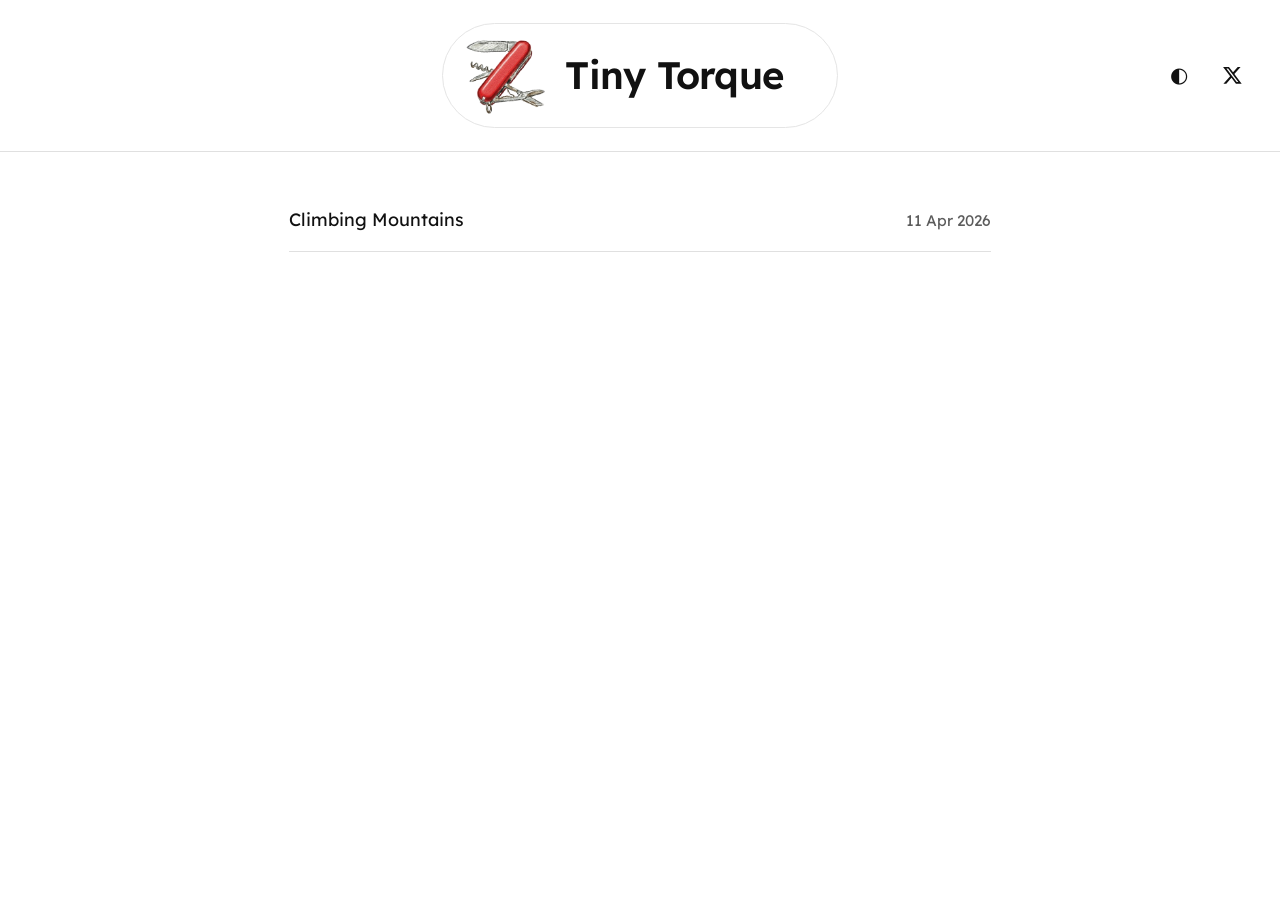
<file: index.html>
<!DOCTYPE html>
<html lang="en">
  <head>
    <meta charset="utf-8" />
    <meta name="viewport" content="width=device-width, initial-scale=1" />
    <title>Tiny Torque</title>
    <meta name="description" content="Blank white. No noise. The writing is the only thing that matters." />
    <link rel="preconnect" href="https://fonts.googleapis.com" />
    <link rel="preconnect" href="https://fonts.gstatic.com" crossorigin />
    <link
      href="https://fonts.googleapis.com/css2?family=Lexend:wght@300;400;500;600&display=swap"
      rel="stylesheet"
    />
    <link rel="stylesheet" href="style.css" />
  </head>
  <body>
    <header class="site-header">
      <div class="header-spacer" aria-hidden="true"></div>
      <a href="index.html" class="brand">
        <img src="logo.png" alt="" width="76" height="76" />
        Tiny Torque
      </a>
      <div class="header-actions">
        <button type="button" class="theme-toggle" aria-label="Toggle theme">◐</button>
        <a
          href="https://x.com/tiny_torque"
          class="icon-link"
          aria-label="Tiny Torque on X"
          rel="me noopener noreferrer"
          target="_blank"
        >
          <svg viewBox="0 0 24 24" aria-hidden="true">
            <path
              d="M18.244 2.25h3.308l-7.227 8.26 8.502 11.24H16.17l-5.214-6.817L4.99 21.75H1.68l7.73-8.835L1.254 2.25H8.08l4.713 6.231zm-1.161 17.52h1.833L7.084 4.126H5.117z"
            />
          </svg>
        </a>
      </div>
    </header>

    <main>
      <ul class="post-list">
        <li>
          <div class="post-row">
            <a href="posts/climbing-mountains.html">Climbing Mountains</a>
            <time datetime="2026-04-11">11 Apr 2026</time>
          </div>
        </li>
      </ul>
    </main>

    <script src="script.js"></script>
  </body>
</html>
</file>
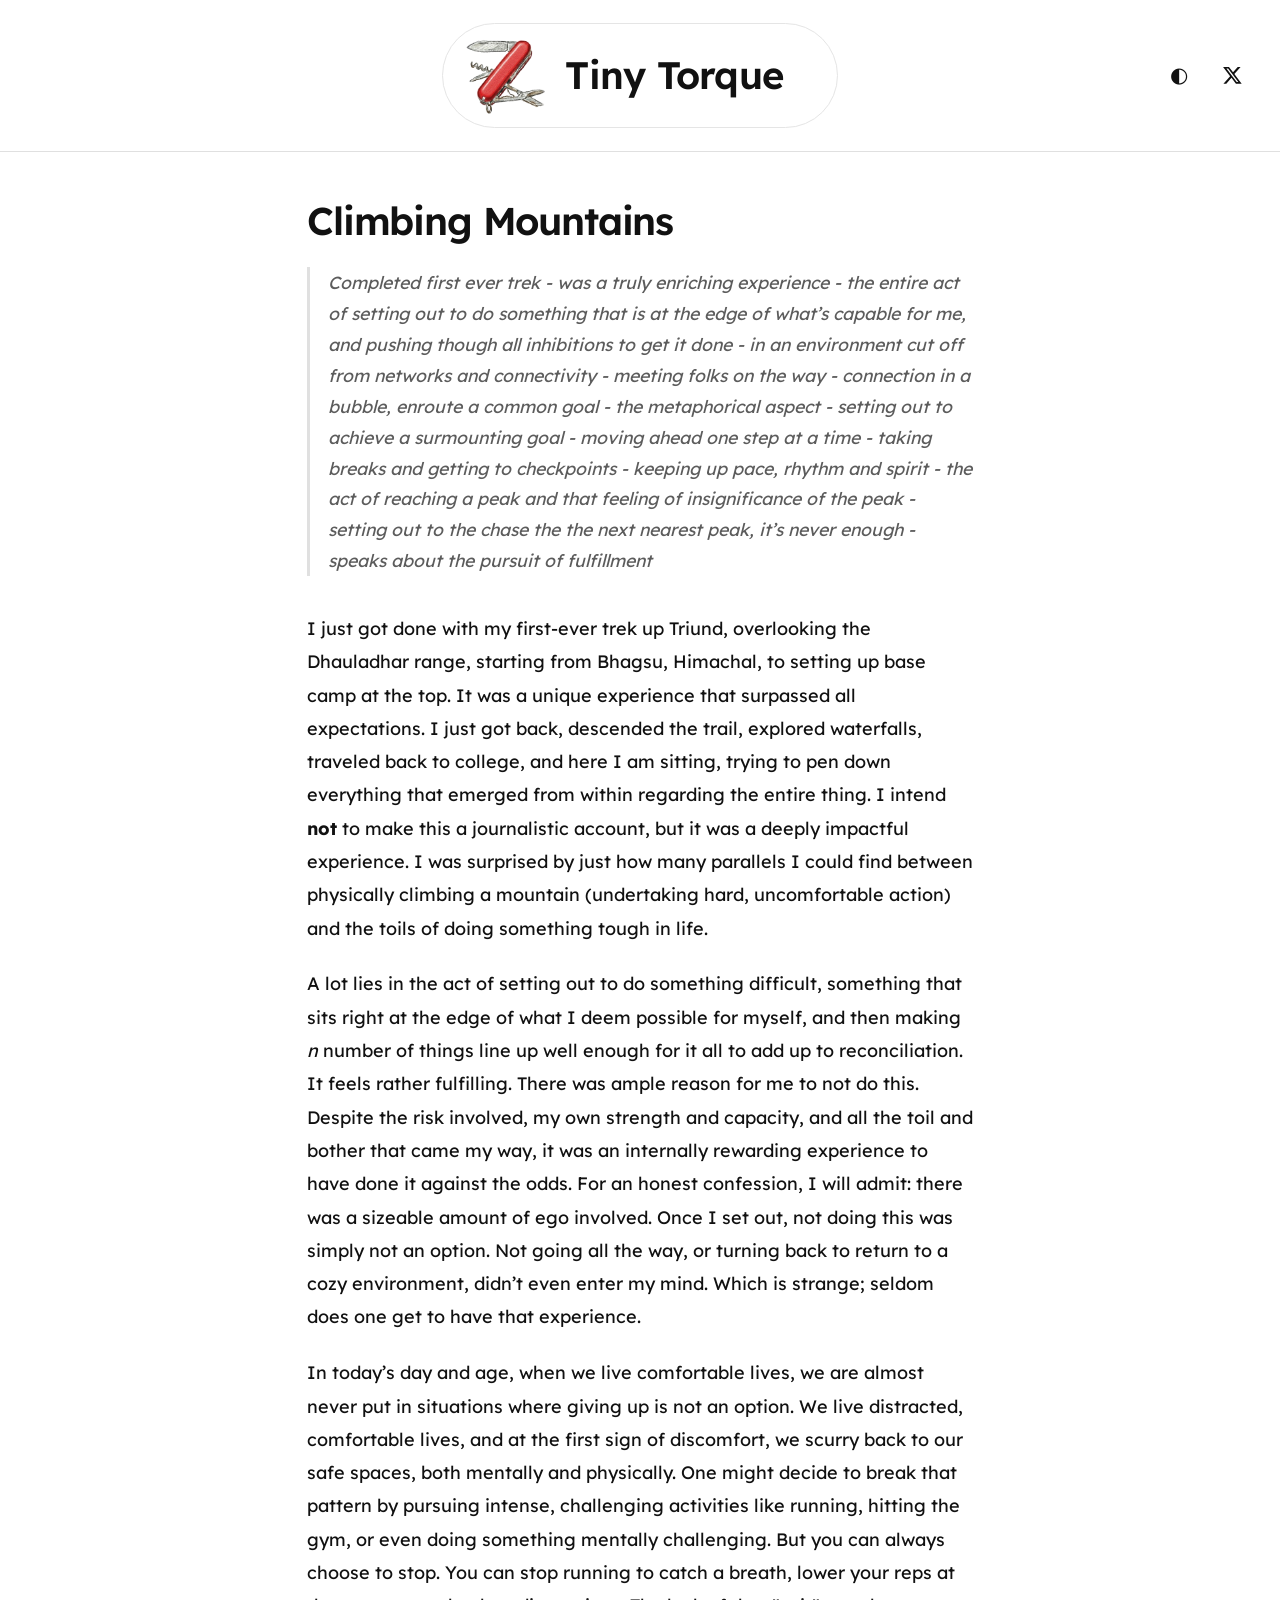
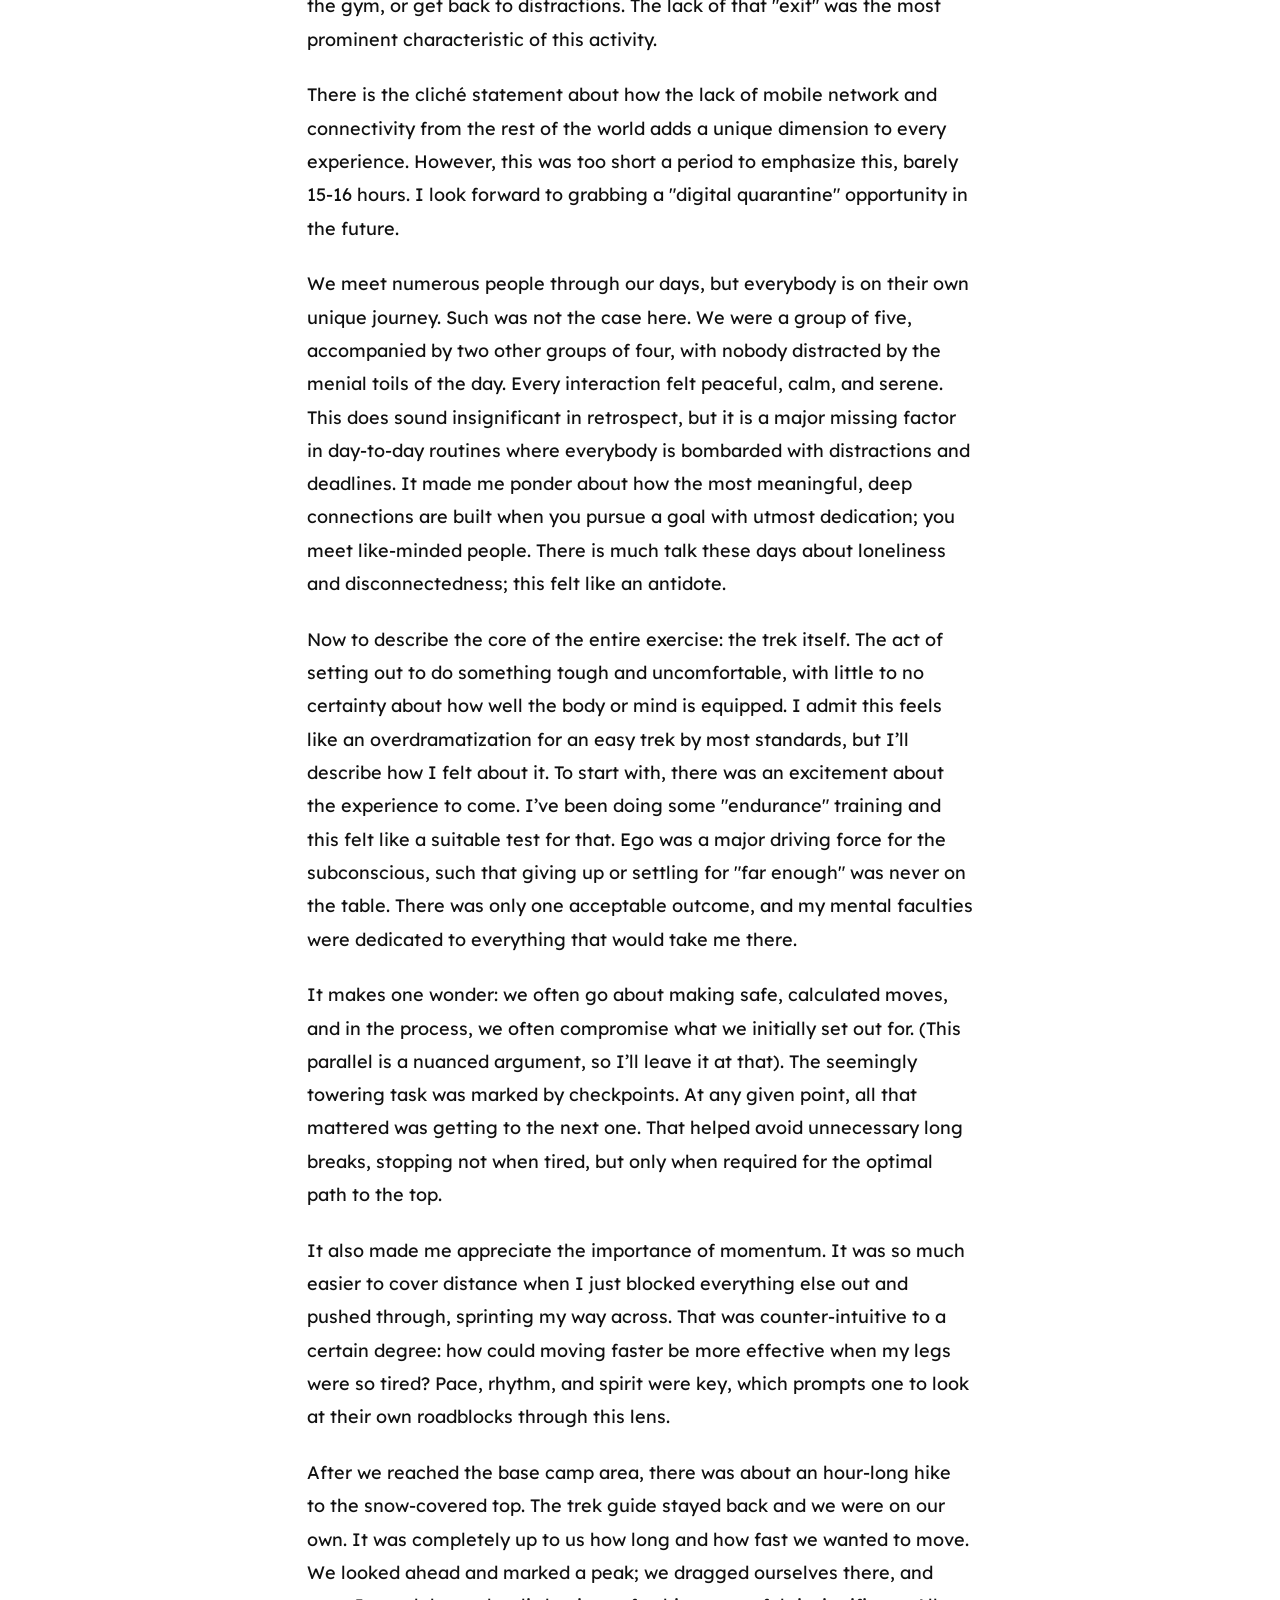
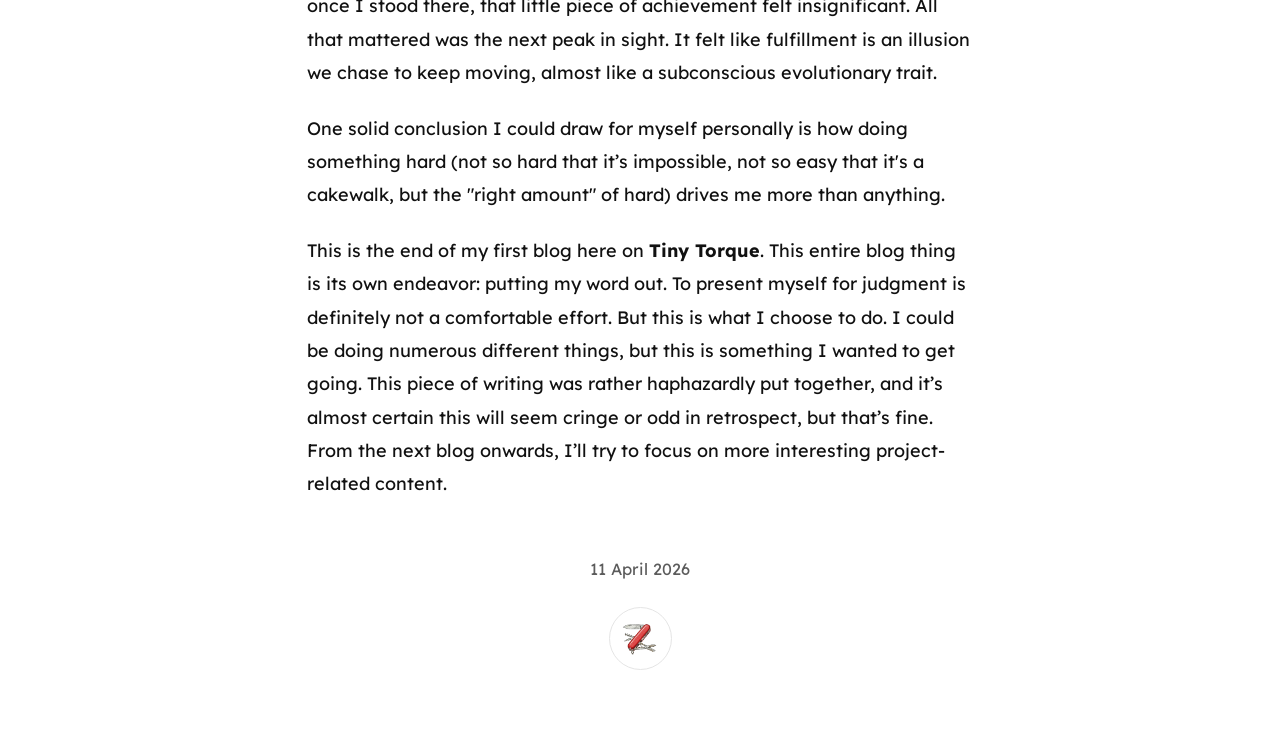
<file: posts/climbing-mountains.html>
<!DOCTYPE html>
<html lang="en">
  <head>
    <meta charset="utf-8" />
    <meta name="viewport" content="width=device-width, initial-scale=1" />
    <title>Climbing Mountains: Physically and Metaphorically — Tiny Torque</title>
    <meta name="description" content="A reflection on completing a first trek and the pursuit of fulfillment through pushing personal boundaries." />
    <link rel="preconnect" href="https://fonts.googleapis.com" />
    <link rel="preconnect" href="https://fonts.gstatic.com" crossorigin />
    <link
      href="https://fonts.googleapis.com/css2?family=Lexend:wght@300;400;500;600&display=swap"
      rel="stylesheet"
    />
    <link rel="stylesheet" href="../style.css" />
  </head>
  <body>
    <div id="reading-progress" role="progressbar" aria-valuemin="0" aria-valuemax="100" aria-valuenow="0" aria-label="Reading progress"></div>

    <header class="site-header">
      <div class="header-spacer" aria-hidden="true"></div>
      <a href="../index.html" class="brand">
        <img src="../logo.png" alt="" width="76" height="76" />
        Tiny Torque
      </a>
      <div class="header-actions">
        <button type="button" class="theme-toggle" aria-label="Toggle theme">◐</button>
        <a
          href="https://x.com/tiny_torque"
          class="icon-link"
          aria-label="Tiny Torque on X"
          rel="me noopener noreferrer"
          target="_blank"
        >
          <svg viewBox="0 0 24 24" aria-hidden="true">
            <path
              d="M18.244 2.25h3.308l-7.227 8.26 8.502 11.24H16.17l-5.214-6.817L4.99 21.75H1.68l7.73-8.835L1.254 2.25H8.08l4.713 6.231zm-1.161 17.52h1.833L7.084 4.126H5.117z"
            />
          </svg>
        </a>
      </div>
    </header>

    <article class="post">
      <h1 class="post-title">Climbing Mountains</h1>
      <p class="post-summary">Completed first ever trek - was a truly enriching experience - the entire act of setting out to do something that is at the edge of what’s capable for me, and pushing though all inhibitions to get it done - in an environment cut off from networks and connectivity - meeting folks on the way - connection in a bubble, enroute a common goal - the metaphorical aspect - setting out to achieve a surmounting goal - moving ahead one step at a time - taking breaks and getting to checkpoints - keeping up pace, rhythm and spirit - the act of reaching a peak and that feeling of insignificance of the peak - setting out to the chase the the next nearest peak, it’s never enough - speaks about the pursuit of fulfillment</p>
      <div class="post-body">
        <p>I just got done with my first-ever trek up Triund, overlooking the Dhauladhar range, starting from Bhagsu, Himachal, to setting up base camp at the top. It was a unique experience that surpassed all expectations. I just got back, descended the trail, explored waterfalls, traveled back to college, and here I am sitting, trying to pen down everything that emerged from within regarding the entire thing. I intend <strong>not</strong> to make this a journalistic account, but it was a deeply impactful experience. I was surprised by just how many parallels I could find between physically climbing a mountain (undertaking hard, uncomfortable action) and the toils of doing something tough in life.</p>

        <p>A lot lies in the act of setting out to do something difficult, something that sits right at the edge of what I deem possible for myself, and then making <i>n</i> number of things line up well enough for it all to add up to reconciliation. It feels rather fulfilling. There was ample reason for me to not do this. Despite the risk involved, my own strength and capacity, and all the toil and bother that came my way, it was an internally rewarding experience to have done it against the odds. For an honest confession, I will admit: there was a sizeable amount of ego involved. Once I set out, not doing this was simply not an option. Not going all the way, or turning back to return to a cozy environment, didn’t even enter my mind. Which is strange; seldom does one get to have that experience.</p>

        <p>In today’s day and age, when we live comfortable lives, we are almost never put in situations where giving up is not an option. We live distracted, comfortable lives, and at the first sign of discomfort, we scurry back to our safe spaces, both mentally and physically. One might decide to break that pattern by pursuing intense, challenging activities like running, hitting the gym, or even doing something mentally challenging. But you can always choose to stop. You can stop running to catch a breath, lower your reps at the gym, or get back to distractions. The lack of that "exit" was the most prominent characteristic of this activity.</p>

        <p>There is the cliché statement about how the lack of mobile network and connectivity from the rest of the world adds a unique dimension to every experience. However, this was too short a period to emphasize this, barely 15-16 hours. I look forward to grabbing a "digital quarantine" opportunity in the future.</p>

        <p>We meet numerous people through our days, but everybody is on their own unique journey. Such was not the case here. We were a group of five, accompanied by two other groups of four, with nobody distracted by the menial toils of the day. Every interaction felt peaceful, calm, and serene. This does sound insignificant in retrospect, but it is a major missing factor in day-to-day routines where everybody is bombarded with distractions and deadlines. It made me ponder about how the most meaningful, deep connections are built when you pursue a goal with utmost dedication; you meet like-minded people. There is much talk these days about loneliness and disconnectedness; this felt like an antidote.</p>

        <p>Now to describe the core of the entire exercise: the trek itself. The act of setting out to do something tough and uncomfortable, with little to no certainty about how well the body or mind is equipped. I admit this feels like an overdramatization for an easy trek by most standards, but I’ll describe how I felt about it. To start with, there was an excitement about the experience to come. I’ve been doing some "endurance" training and this felt like a suitable test for that. Ego was a major driving force for the subconscious, such that giving up or settling for "far enough" was never on the table. There was only one acceptable outcome, and my mental faculties were dedicated to everything that would take me there.</p>

        <p>It makes one wonder: we often go about making safe, calculated moves, and in the process, we often compromise what we initially set out for. (This parallel is a nuanced argument, so I’ll leave it at that). The seemingly towering task was marked by checkpoints. At any given point, all that mattered was getting to the next one. That helped avoid unnecessary long breaks, stopping not when tired, but only when required for the optimal path to the top.</p>

        <p>It also made me appreciate the importance of momentum. It was so much easier to cover distance when I just blocked everything else out and pushed through, sprinting my way across. That was counter-intuitive to a certain degree: how could moving faster be more effective when my legs were so tired? Pace, rhythm, and spirit were key, which prompts one to look at their own roadblocks through this lens.</p>

        <p>After we reached the base camp area, there was about an hour-long hike to the snow-covered top. The trek guide stayed back and we were on our own. It was completely up to us how long and how fast we wanted to move. We looked ahead and marked a peak; we dragged ourselves there, and once I stood there, that little piece of achievement felt insignificant. All that mattered was the next peak in sight. It felt like fulfillment is an illusion we chase to keep moving, almost like a subconscious evolutionary trait.</p>

        <p>One solid conclusion I could draw for myself personally is how doing something hard (not so hard that it’s impossible, not so easy that it's a cakewalk, but the "right amount" of hard) drives me more than anything.</p>

        <p>This is the end of my first blog here on <strong>Tiny Torque</strong>. This entire blog thing is its own endeavor: putting my word out. To present myself for judgment is definitely not a comfortable effort. But this is what I choose to do. I could be doing numerous different things, but this is something I wanted to get going. This piece of writing was rather haphazardly put together, and it’s almost certain this will seem cringe or odd in retrospect, but that’s fine. From the next blog onwards, I’ll try to focus on more interesting project-related content.</p>
      </div>

      <footer class="post-footer">
        <time class="post-date" datetime="2026-04-11">11 April 2026</time>
        <a href="../index.html" class="footer-home-logo" aria-label="Tiny Torque home">
          <img src="../logo.png" alt="" width="32" height="32" />
        </a>
      </footer>
    </article>

    <script src="../script.js"></script>
  </body>
</html>
</file>
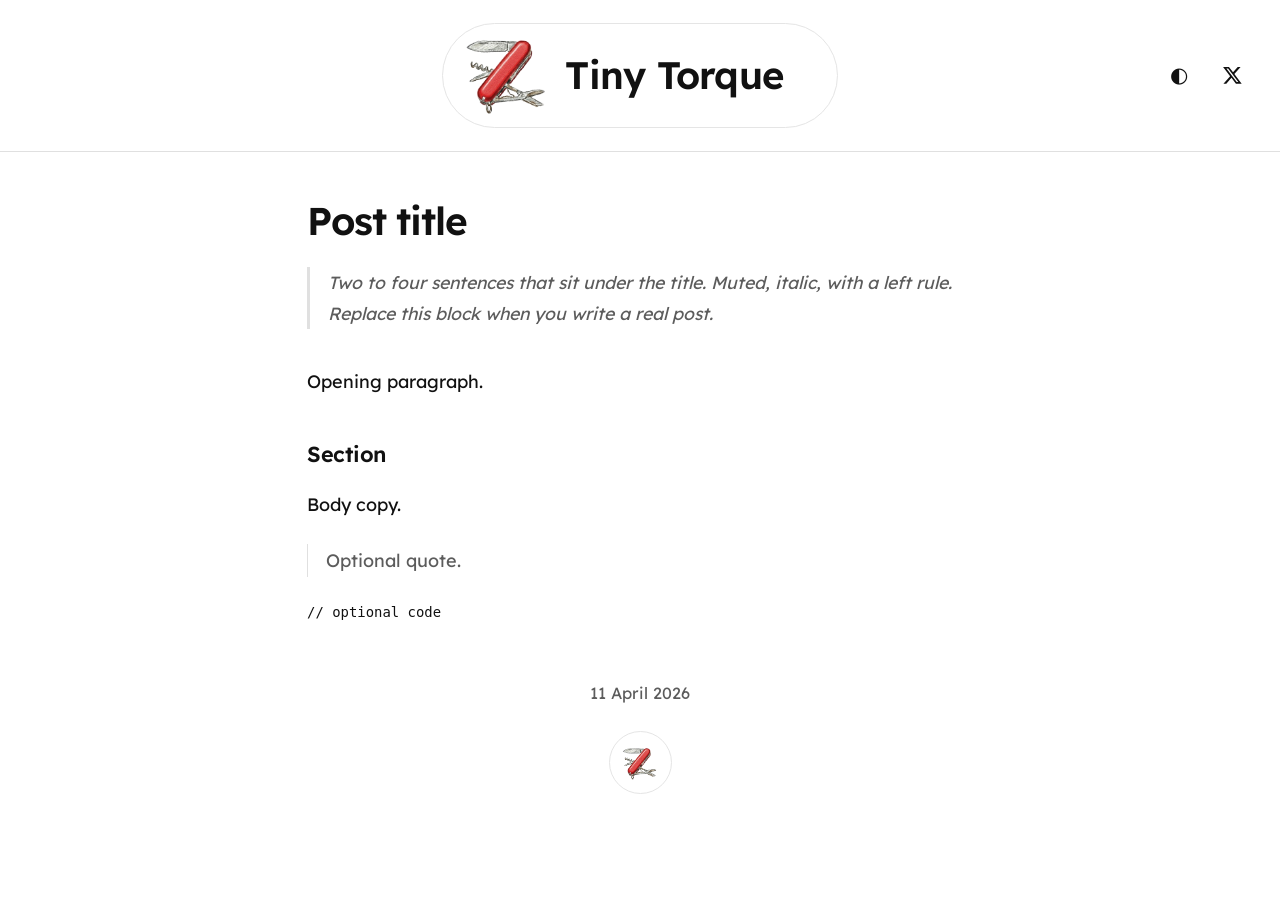
<file: posts/post-template.html>
<!DOCTYPE html>
<html lang="en">
  <head>
    <meta charset="utf-8" />
    <meta name="viewport" content="width=device-width, initial-scale=1" />
    <title>Post title — Tiny Torque</title>
    <meta name="description" content="Short summary for SEO." />
    <link rel="preconnect" href="https://fonts.googleapis.com" />
    <link rel="preconnect" href="https://fonts.gstatic.com" crossorigin />
    <link
      href="https://fonts.googleapis.com/css2?family=Lexend:wght@300;400;500;600&display=swap"
      rel="stylesheet"
    />
    <link rel="stylesheet" href="../style.css" />
  </head>
  <body>
    <div id="reading-progress" role="progressbar" aria-valuemin="0" aria-valuemax="100" aria-valuenow="0" aria-label="Reading progress"></div>

    <header class="site-header">
      <div class="header-spacer" aria-hidden="true"></div>
      <a href="../index.html" class="brand">
        <img src="../logo.png" alt="" width="76" height="76" />
        Tiny Torque
      </a>
      <div class="header-actions">
        <button type="button" class="theme-toggle" aria-label="Toggle theme">◐</button>
        <a
          href="https://x.com/tiny_torque"
          class="icon-link"
          aria-label="Tiny Torque on X"
          rel="me noopener noreferrer"
          target="_blank"
        >
          <svg viewBox="0 0 24 24" aria-hidden="true">
            <path
              d="M18.244 2.25h3.308l-7.227 8.26 8.502 11.24H16.17l-5.214-6.817L4.99 21.75H1.68l7.73-8.835L1.254 2.25H8.08l4.713 6.231zm-1.161 17.52h1.833L7.084 4.126H5.117z"
            />
          </svg>
        </a>
      </div>
    </header>

    <article class="post">
      <h1 class="post-title">Post title</h1>
      <p class="post-summary">
        Two to four sentences that sit under the title. Muted, italic, with a left rule. Replace this block when you write a real post.
      </p>
      <div class="post-body">
        <p>Opening paragraph.</p>
        <h2>Section</h2>
        <p>Body copy.</p>
        <blockquote>
          <p>Optional quote.</p>
        </blockquote>
        <pre><code>// optional code</code></pre>
      </div>

      <footer class="post-footer">
        <time class="post-date" datetime="2026-04-11">11 April 2026</time>
        <a href="../index.html" class="footer-home-logo" aria-label="Tiny Torque home">
          <img src="../logo.png" alt="" width="32" height="32" />
        </a>
      </footer>
    </article>

    <script src="../script.js"></script>
  </body>
</html>
</file>
<file: style.css>
/* Tiny Torque — plain HTML/CSS, Lexend */

:root {
  --bg: #ffffff;
  --text: #111111;
  --muted: #5c5c5c;
  --rule: #e0e0e0;
  --link-hover: #111111;
  --accent-progress: #de4947;
  /* Header brand capsule: always light, both themes */
  --brand-capsule-bg: #ffffff;
  --brand-capsule-text: #111111;
  --brand-capsule-border: #e5e5e5;
}

[data-theme="dark"] {
  --bg: #0f0f0f;
  --text: #e8e8e8;
  --muted: #9a9a9a;
  --rule: #2a2a2a;
  --link-hover: #e8e8e8;
}

*,
*::before,
*::after {
  box-sizing: border-box;
}

html {
  font-size: 18px;
  -webkit-font-smoothing: antialiased;
}

body {
  margin: 0;
  font-family: "Lexend", system-ui, sans-serif;
  font-weight: 400;
  background: var(--bg);
  color: var(--text);
  line-height: 1.85;
  min-height: 100vh;
}

a {
  color: inherit;
  text-decoration: none;
}

a:hover {
  color: var(--link-hover);
}

/* Reading progress — accent only here */
#reading-progress {
  position: fixed;
  top: 0;
  left: 0;
  height: 3px;
  width: 0%;
  max-width: 100%;
  background: var(--accent-progress);
  z-index: 200;
  pointer-events: none;
  opacity: 0;
  transition: opacity 0.15s ease;
}

#reading-progress.is-active {
  opacity: 1;
}

.site-header {
  display: grid;
  grid-template-columns: minmax(0, 1fr) auto minmax(0, 1fr);
  align-items: center;
  gap: 0.75rem 1rem;
  padding: 1.25rem 1.5rem;
  padding-left: max(1.5rem, env(safe-area-inset-left));
  padding-right: max(1.5rem, env(safe-area-inset-right));
  border-bottom: 1px solid var(--rule);
}

.header-spacer {
  min-width: 0;
  pointer-events: none;
}

.brand {
  grid-column: 2;
  justify-self: center;
  display: inline-flex;
  align-items: center;
  gap: 0.9rem;
  font-weight: 600;
  font-size: clamp(1.55rem, 4vw, 2.125rem);
  letter-spacing: -0.02em;
  line-height: 1.1;
  color: var(--brand-capsule-text);
  background: var(--brand-capsule-bg);
  border: 1px solid var(--brand-capsule-border);
  border-radius: 9999px;
  padding: 0.5rem 3rem 0.5rem 1.15rem;
}

.brand:hover {
  color: var(--brand-capsule-text);
  opacity: 0.92;
}

.brand:focus-visible {
  outline: 2px solid var(--brand-capsule-text);
  outline-offset: 3px;
}

.brand img {
  width: 4rem;
  height: 4rem;
  display: block;
  object-fit: contain;
  flex-shrink: 0;
}

@media (min-width: 640px) {
  .brand img {
    width: 4.75rem;
    height: 4.75rem;
  }
}

/* Narrow viewports: safe area, touch targets */
@media (max-width: 639px) {
  .site-header {
    padding-top: max(0.65rem, env(safe-area-inset-top));
    padding-bottom: 0.65rem;
    padding-left: max(0.65rem, env(safe-area-inset-left));
    padding-right: max(0.65rem, env(safe-area-inset-right));
    gap: 0.35rem 0.45rem;
  }

  .theme-toggle,
  .icon-link {
    width: 2.75rem;
    height: 2.75rem;
    min-width: 2.75rem;
    min-height: 2.75rem;
  }

  .theme-toggle {
    font-size: 1.05rem;
  }

  .brand {
    max-width: min(100%, calc(100vw - 5.75rem));
  }

  /* Post pages only: smaller capsule so it clears controls */
  body:has(article.post) .brand {
    font-size: clamp(1.05rem, 4.5vw, 1.45rem);
    gap: 0.45rem;
    padding: 0.35rem 1.35rem 0.35rem 0.55rem;
    max-width: min(100%, calc(100vw - 6.5rem));
  }

  body:has(article.post) .brand img {
    width: 2.6rem;
    height: 2.6rem;
  }
}

.header-actions {
  grid-column: 3;
  justify-self: end;
  display: flex;
  align-items: center;
  gap: 0.75rem;
}

.theme-toggle {
  display: inline-flex;
  align-items: center;
  justify-content: center;
  width: 2.25rem;
  height: 2.25rem;
  padding: 0;
  border: none;
  background: transparent;
  color: var(--text);
  cursor: pointer;
  font-size: 1.15rem;
  line-height: 1;
  border-radius: 4px;
}

.theme-toggle:hover {
  opacity: 0.75;
}

.theme-toggle:focus-visible {
  outline: 2px solid var(--text);
  outline-offset: 2px;
}

.icon-link {
  display: inline-flex;
  align-items: center;
  justify-content: center;
  width: 2.25rem;
  height: 2.25rem;
  color: var(--text);
  border-radius: 4px;
}

.icon-link:hover {
  opacity: 0.75;
}

.icon-link:focus-visible {
  outline: 2px solid var(--text);
  outline-offset: 2px;
}

.icon-link svg {
  width: 1.15rem;
  height: 1.15rem;
  fill: currentColor;
}

main {
  max-width: 42rem;
  margin: 0 auto;
  padding: 2rem 1.5rem 4rem;
}

/* Index: post list */
.post-list {
  list-style: none;
  margin: 0;
  padding: 0;
}

.post-list li {
  border-bottom: 1px solid var(--rule);
}

.post-row {
  display: flex;
  align-items: baseline;
  justify-content: space-between;
  gap: 1rem;
  padding: 0.85rem 0;
  flex-wrap: wrap;
}

.post-row a {
  flex: 1 1 auto;
  min-width: 0;
  font-weight: 400;
  text-decoration: none;
}

.post-row a:hover {
  text-decoration: underline;
  text-underline-offset: 0.2em;
}

.post-row time {
  flex: 0 0 auto;
  font-size: 0.85rem;
  color: var(--muted);
  font-variant-numeric: tabular-nums;
}

/* Post page */
article.post {
  max-width: 40rem;
  margin: 0 auto;
  padding: 2.5rem 1.5rem 4rem;
}

.post-title {
  font-size: clamp(1.65rem, 4vw, 2.15rem);
  font-weight: 600;
  line-height: 1.25;
  letter-spacing: -0.03em;
  margin: 0 0 1.25rem;
  text-align: left;
}

.post-summary {
  margin: 0 0 2rem;
  padding-left: 1rem;
  border-left: 3px solid var(--rule);
  color: var(--muted);
  font-style: italic;
  font-size: 0.98rem;
  line-height: 1.75;
}

.post-body {
  margin: 0;
}

.post-body p {
  margin: 0 0 1.25em;
}

.post-body h2 {
  font-size: 1.2rem;
  font-weight: 600;
  margin: 2rem 0 0.75rem;
  letter-spacing: -0.02em;
}

.post-body h3 {
  font-size: 1.05rem;
  font-weight: 600;
  margin: 1.75rem 0 0.5rem;
}

.post-body blockquote {
  margin: 1.25rem 0;
  padding-left: 1rem;
  border-left: 1px solid var(--rule);
  color: var(--muted);
}

.post-body pre,
.post-body code {
  font-family: ui-monospace, "Cascadia Code", "Source Code Pro", Menlo, Consolas, monospace;
  font-size: 0.88em;
}

.post-body pre {
  margin: 1.25rem 0;
  padding: 0;
  overflow-x: auto;
  line-height: 1.6;
  white-space: pre-wrap;
  word-break: break-word;
}

.post-body code {
  font-weight: 400;
}

.post-body ul,
.post-body ol {
  margin: 0 0 1.25em;
  padding-left: 1.35rem;
}

.post-body li {
  margin-bottom: 0.35em;
}

.post-body img {
  display: block;
  width: 100%;
  height: auto;
  margin: 1.5rem 0;
}

.post-footer {
  margin-top: 3rem;
  padding-top: 0;
  text-align: center;
}

.post-footer .post-date {
  display: block;
  color: var(--muted);
  font-size: 0.9rem;
  margin-bottom: 1.25rem;
}

/* Home link: logo only, always white circle (both themes) */
.footer-home-logo {
  display: inline-flex;
  align-items: center;
  justify-content: center;
  width: 3.5rem;
  height: 3.5rem;
  border-radius: 50%;
  background: var(--brand-capsule-bg);
  border: 1px solid var(--brand-capsule-border);
}

.footer-home-logo:hover {
  opacity: 0.9;
}

.footer-home-logo:focus-visible {
  outline: 2px solid var(--text);
  outline-offset: 3px;
}

.footer-home-logo img {
  width: 2rem;
  height: 2rem;
  object-fit: contain;
  display: block;
}
</file>
